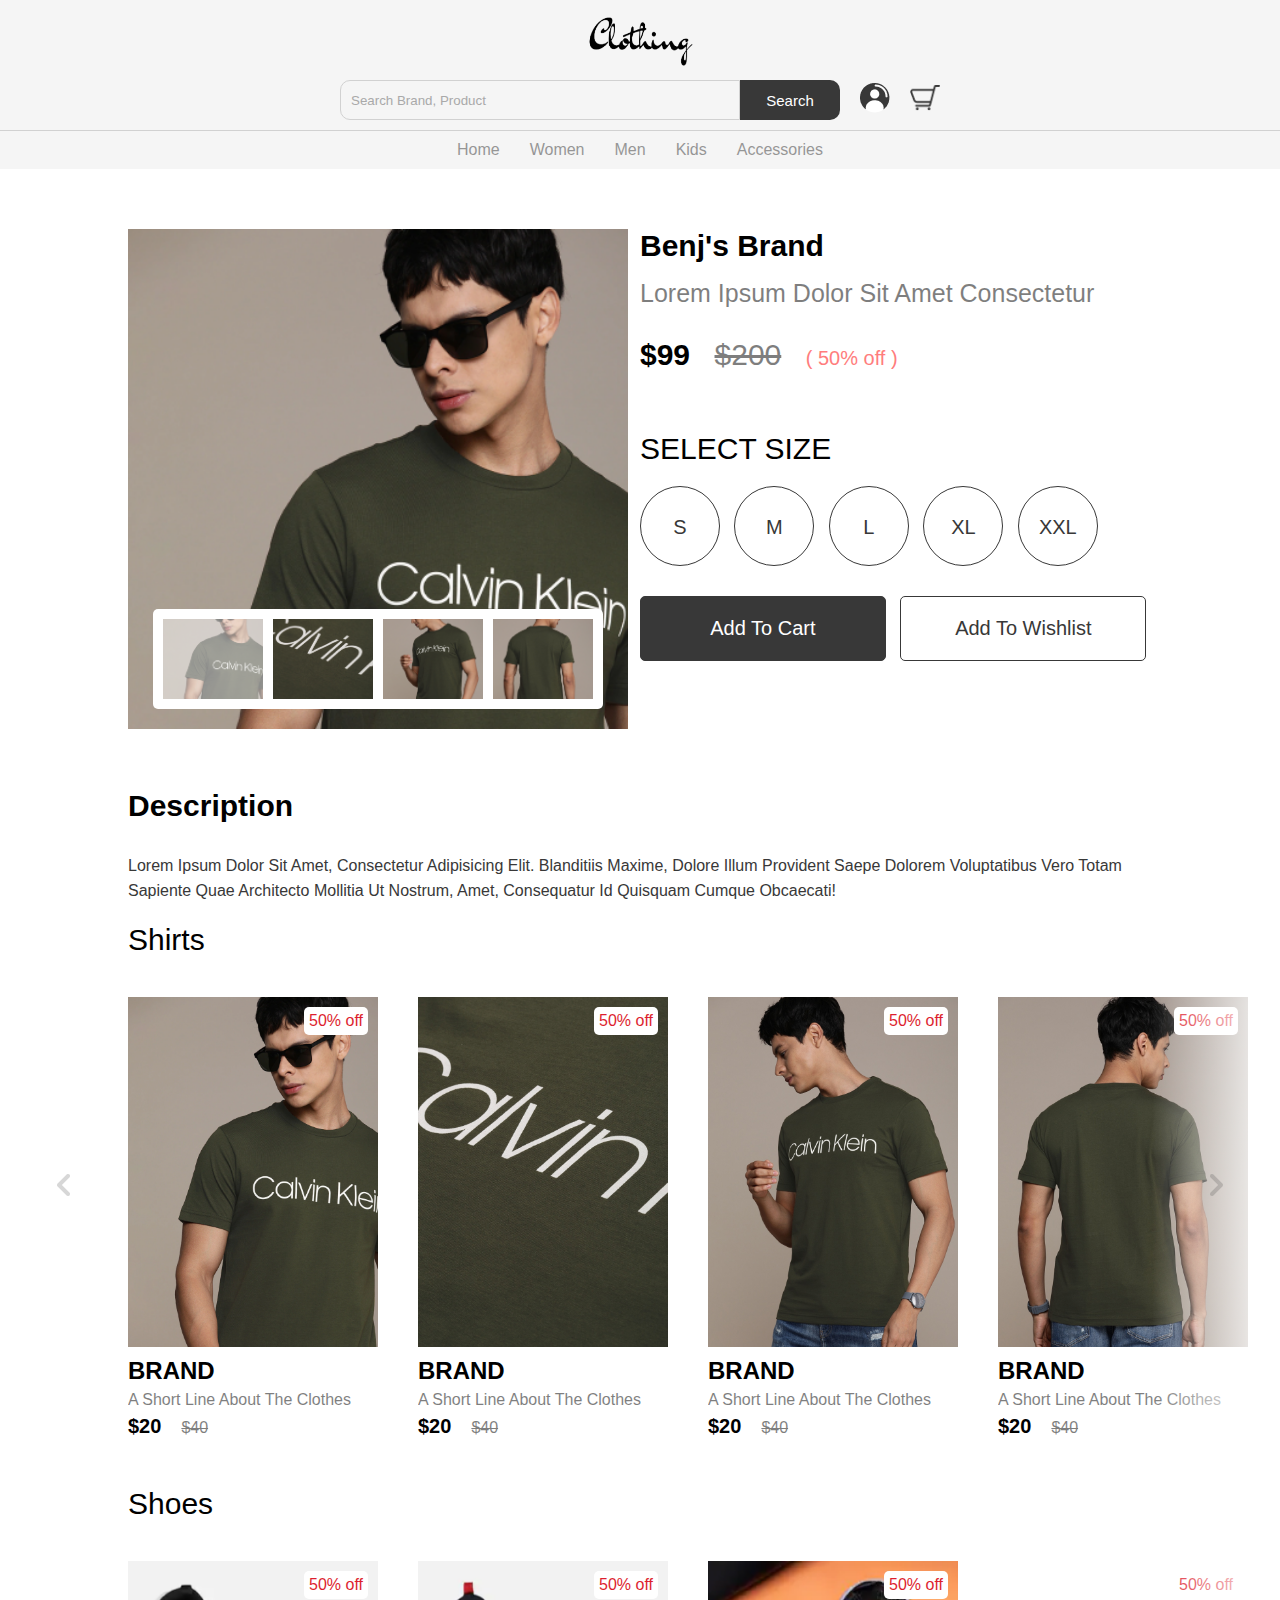
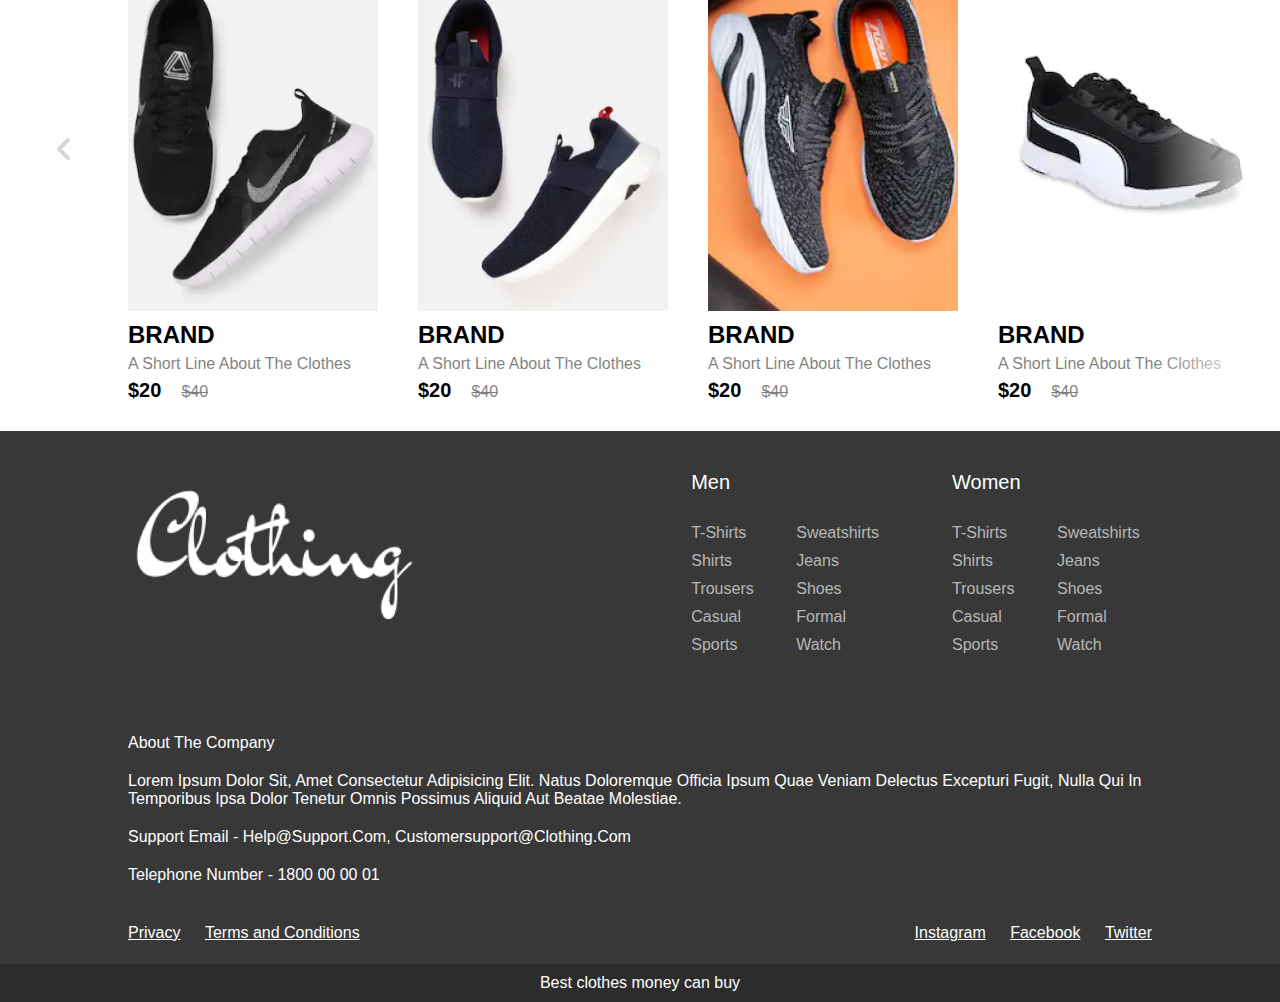
<file: product.html>
<!DOCTYPE html>
<html lang="en">
<head>
    <meta charset="UTF-8">
    <meta http-equiv="X-UA-Compatible" content="IE=edge">
    <meta name="viewport" content="width=device-width, initial-scale=1.0">
    <title>Product</title>
    <link rel="stylesheet" href="style.css">
    <link rel="stylesheet" href="product.css">
</head>
<body>
    <nav class="navbar">
        <div class="nav"> 
            <img src="img/dark-logo.png" class="brand-logo" alt="">
        </div>
            <div class="nav-items">
                <div class="search">
                    <input type="text" class="search-box" placeholder="search brand, product">
                    <button class="search-btn">search</button>
                </div>
            <a href="#"><img src="img/user.png"></a>
            <a href="#"><img src="img/cart.png"></a>
            </div>
        <ul class="links-container">
            <li class="link-item"><a href="#" class="link">Home</a></li>
            <li class="link-item"><a href="#" class="link">Women</a></li>
            <li class="link-item"><a href="#" class="link">Men</a></li>
            <li class="link-item"><a href="#" class="link">Kids</a></li>
            <li class="link-item"><a href="#" class="link">Accessories</a></li>
        </ul>
    </nav>


    <section class="product-details">
        <div class="image-sliders">
            <div class="product-images">
                <img src="img/product image 1.png" class="active" alt="">
                <img src="img/product image 2.png" alt="">
                <img src="img/product image 3.png" alt="">
                <img src="img/product image 4.png" alt="">
            </div>
        </div>
         <div class="details">
             <h2 class="product-brand">Benj's brand</h2>
             <p class="product-short-des">Lorem ipsum dolor sit amet consectetur</p>
             <span class="product-price">$99</span>
             <span class="product-actual-price">$200</span>
             <span class="product-discount">( 50% off )</span>

             <p class="product-sub-heading">select size</p>

             <input type="radio" name="size" value="s" hidden id="s size">
             <label for="s-size" class="size-radio-btn">s</label>
             <input type="radio" name="size" value="m" hidden id="m size">
             <label for="m-size" class="size-radio-btn">m</label>
             <input type="radio" name="size" value="l" hidden id="l size">
             <label for="l-size" class="size-radio-btn">l</label>
             <input type="radio" name="size" value="xl" hidden id="xl size">
             <label for="xl-size" class="size-radio-btn">xl</label>
             <input type="radio" name="size" value="xxl" hidden id="xxl size">
             <label for="xxl-size" class="size-radio-btn">xxl</label>

             <button class="btn cart-btn">add to cart</button>
             <button class="btn">add to wishlist</button>
         </div>
    </section>

<section class="detail-des">
    <h2 class="heading">description</h2>
    <p class="des">Lorem ipsum dolor sit amet, consectetur adipisicing elit. Blanditiis maxime, dolore illum provident saepe dolorem voluptatibus vero totam sapiente quae architecto mollitia ut nostrum, amet, consequatur id quisquam cumque obcaecati!</p>
</section>

    <section class="product">
        <h2 class="product-category">Shirts</h2>
        <button class="pre-btn"><img src="img/arrow.png" alt=""></button>
        <button class="nxt-btn"><img src="img/arrow.png" alt=""></button>
        <div class="product-container">
            <div class="product-card">
                <div class="product-image">
                    <span class="discount-tag">50% off</span>
                    <img src="img/product image 1.png" class="product-thumb">
                    <button class="card-btn">Add to wishlist</button>
                </div>
                <div class="product-info">
                    <h2 class="product-brand">Brand</h2>
                    <p class="product-short-des">A short line about the clothes</p>
                    <span class="price">$20</span><span class="actual-price">$40</span>
                </div>
            </div>
            <div class="product-card">
                <div class="product-image">
                    <span class="discount-tag">50% off</span>
                    <img src="img/product image 2.png" class="product-thumb">
                    <button class="card-btn">Add to wishlist</button>
                </div>
                <div class="product-info">
                    <h2 class="product-brand">Brand</h2>
                    <p class="product-short-des">A short line about the clothes</p>
                    <span class="price">$20</span><span class="actual-price">$40</span>
                </div>
            </div>
            <div class="product-card">
                <div class="product-image">
                    <span class="discount-tag">50% off</span>
                    <img src="img/product image 3.png" class="product-thumb">
                    <button class="card-btn">Add to wishlist</button>
                </div>
                <div class="product-info">
                    <h2 class="product-brand">Brand</h2>
                    <p class="product-short-des">A short line about the clothes</p>
                    <span class="price">$20</span><span class="actual-price">$40</span>
                </div>
            </div>
            <div class="product-card">
                <div class="product-image">
                    <span class="discount-tag">50% off</span>
                    <img src="img/product image 4.png" class="product-thumb">
                    <button class="card-btn">Add to wishlist</button>
                </div>
                <div class="product-info">
                    <h2 class="product-brand">Brand</h2>
                    <p class="product-short-des">A short line about the clothes</p>
                    <span class="price">$20</span><span class="actual-price">$40</span>
                </div>
            </div>
            <div class="product-card">
                <div class="product-image">
                    <span class="discount-tag">50% off</span>
                    <img src="img/card5.png" class="product-thumb">
                    <button class="card-btn">Add to wishlist</button>
                </div>
                <div class="product-info">
                    <h2 class="product-brand">Brand</h2>
                    <p class="product-short-des">A short line about the clothes</p>
                    <span class="price">$20</span><span class="actual-price">$40</span>
                </div>
            </div>
            <div class="product-card">
                <div class="product-image">
                    <span class="discount-tag">50% off</span>
                    <img src="img/card6.png" class="product-thumb">
                    <button class="card-btn">Add to wishlist</button>
                </div>
                <div class="product-info">
                    <h2 class="product-brand">Brand</h2>
                    <p class="product-short-des">A short line about the clothes</p>
                    <span class="price">$20</span><span class="actual-price">$40</span>
                </div>
            </div>
            <div class="product-card">
                <div class="product-image">
                    <span class="discount-tag">50% off</span>
                    <img src="img/card7.png" class="product-thumb">
                    <button class="card-btn">Add to wishlist</button>
                </div>
                <div class="product-info">
                    <h2 class="product-brand">Brand</h2>
                    <p class="product-short-des">A short line about the clothes</p>
                    <span class="price">$20</span><span class="actual-price">$40</span>
                </div>
            </div>
            <div class="product-card">
                <div class="product-image">
                    <span class="discount-tag">50% off</span>
                    <img src="img/card8.png" class="product-thumb">
                    <button class="card-btn">Add to wishlist</button>
                </div>
                <div class="product-info">
                    <h2 class="product-brand">Brand</h2>
                    <p class="product-short-des">A short line about the clothes</p>
                    <span class="price">$20</span><span class="actual-price">$40</span>
                </div>
            </div>
           
                
            </div>
    </section>
    <section class="product">
        <h2 class="product-category">Shoes</h2>
        <button class="pre-btn"><img src="img/arrow.png" alt=""></button>
        <button class="nxt-btn"><img src="img/arrow.png" alt=""></button>
        <div class="product-container">
            <div class="product-card">
                <div class="product-image">
                    <span class="discount-tag">50% off</span>
                    <img src="img/card9.png" class="product-thumb">
                    <button class="card-btn">Add to wishlist</button>
                </div>
                <div class="product-info">
                    <h2 class="product-brand">Brand</h2>
                    <p class="product-short-des">A short line about the clothes</p>
                    <span class="price">$20</span><span class="actual-price">$40</span>
                </div>
            </div>
            <div class="product-card">
                <div class="product-image">
                    <span class="discount-tag">50% off</span>
                    <img src="img/card10.png" class="product-thumb">
                    <button class="card-btn">Add to wishlist</button>
                </div>
                <div class="product-info">
                    <h2 class="product-brand">Brand</h2>
                    <p class="product-short-des">A short line about the clothes</p>
                    <span class="price">$20</span><span class="actual-price">$40</span>
                </div>
            </div>
            <div class="product-card">
                <div class="product-image">
                    <span class="discount-tag">50% off</span>
                    <img src="img/card11.png" class="product-thumb">
                    <button class="card-btn">Add to wishlist</button>
                </div>
                <div class="product-info">
                    <h2 class="product-brand">Brand</h2>
                    <p class="product-short-des">A short line about the clothes</p>
                    <span class="price">$20</span><span class="actual-price">$40</span>
                </div>
            </div>
            <div class="product-card">
                <div class="product-image">
                    <span class="discount-tag">50% off</span>
                    <img src="img/card12.png" class="product-thumb">
                    <button class="card-btn">Add to wishlist</button>
                </div>
                <div class="product-info">
                    <h2 class="product-brand">Brand</h2>
                    <p class="product-short-des">A short line about the clothes</p>
                    <span class="price">$20</span><span class="actual-price">$40</span>
                </div>
            </div>
            <div class="product-card">
                <div class="product-image">
                    <span class="discount-tag">50% off</span>
                    <img src="img/card1.png" class="product-thumb">
                    <button class="card-btn">Add to wishlist</button>
                </div>
                <div class="product-info">
                    <h2 class="product-brand">Brand</h2>
                    <p class="product-short-des">A short line about the clothes</p>
                    <span class="price">$20</span><span class="actual-price">$40</span>
                </div>
            </div>
            <div class="product-card">
                <div class="product-image">
                    <span class="discount-tag">50% off</span>
                    <img src="img/card6.png" class="product-thumb">
                    <button class="card-btn">Add to wishlist</button>
                </div>
                <div class="product-info">
                    <h2 class="product-brand">Brand</h2>
                    <p class="product-short-des">A short line about the clothes</p>
                    <span class="price">$20</span><span class="actual-price">$40</span>
                </div>
            </div>
            <div class="product-card">
                <div class="product-image">
                    <span class="discount-tag">50% off</span>
                    <img src="img/card7.png" class="product-thumb">
                    <button class="card-btn">Add to wishlist</button>
                </div>
                <div class="product-info">
                    <h2 class="product-brand">Brand</h2>
                    <p class="product-short-des">A short line about the clothes</p>
                    <span class="price">$20</span><span class="actual-price">$40</span>
                </div>
            </div>
            <div class="product-card">
                <div class="product-image">
                    <span class="discount-tag">50% off</span>
                    <img src="img/card8.png" class="product-thumb">
                    <button class="card-btn">Add to wishlist</button>
                </div>
                <div class="product-info">
                    <h2 class="product-brand">Brand</h2>
                    <p class="product-short-des">A short line about the clothes</p>
                    <span class="price">$20</span><span class="actual-price">$40</span>
                </div>
            </div>
           
                
            </div>
    </section>

    <footer><div class="footer-content"><img src="img/light-logo.png" class="logo">
        <div class="footer-ul-container">
            <ul class="category">
                <li class="category-title">men</li>
                <li><a href="" class="footer-link">t-shirts</a></li>
                <li><a href="" class="footer-link">sweatshirts</a></li>
                <li><a href="" class="footer-link">shirts</a></li>
                <li><a href="" class="footer-link">jeans</a></li>
                <li><a href="" class="footer-link">trousers</a></li>
                <li><a href="" class="footer-link">shoes</a></li>
                <li><a href="" class="footer-link">casual</a></li>
                <li><a href="" class="footer-link">formal</a></li>
                <li><a href="" class="footer-link">sports</a></li>
                <li><a href="" class="footer-link">watch</a></li>
            </ul>
        
            <ul class="category">
                <li class="category-title">women</li>
                <li><a href="" class="footer-link">t-shirts</a></li>
                <li><a href="" class="footer-link">sweatshirts</a></li>
                <li><a href="" class="footer-link">shirts</a></li>
                <li><a href="" class="footer-link">jeans</a></li>
                <li><a href="" class="footer-link">trousers</a></li>
                <li><a href="" class="footer-link">shoes</a></li>
                <li><a href="" class="footer-link">casual</a></li>
                <li><a href="" class="footer-link">formal</a></li>
                <li><a href="" class="footer-link">sports</a></li>
                <li><a href="" class="footer-link">watch</a></li>
            </ul>
        </div>
        </div>
        <p class="footer-title">About the company</p>
        <p class="info">Lorem ipsum dolor sit, amet consectetur adipisicing elit. Natus doloremque officia ipsum quae veniam delectus excepturi fugit, nulla qui in temporibus ipsa dolor tenetur omnis possimus aliquid aut beatae molestiae.</p>
        <p class="info">Support email - help@support.com, customersupport@clothing.com</p>
        <p class="info">Telephone number - 1800 00 00 01</p>
        <div class="footer-social-container">
            <div>
                <a href="#" class="social-link">Privacy</a>
                <a href="#" class="social-link">Terms and Conditions</a>
            </div>
            <div>
                <a href="#" class="social-link">Instagram</a>
                <a href="#" class="social-link">Facebook</a>
                <a href="#" class="social-link">Twitter</a>
            </div>
        </div>
        <p class="footer-credit">Best clothes money can buy</p></footer>

    <script src="home.js"></script>
    <script src="product.js"></script>
    
</body>
</html>
</file>
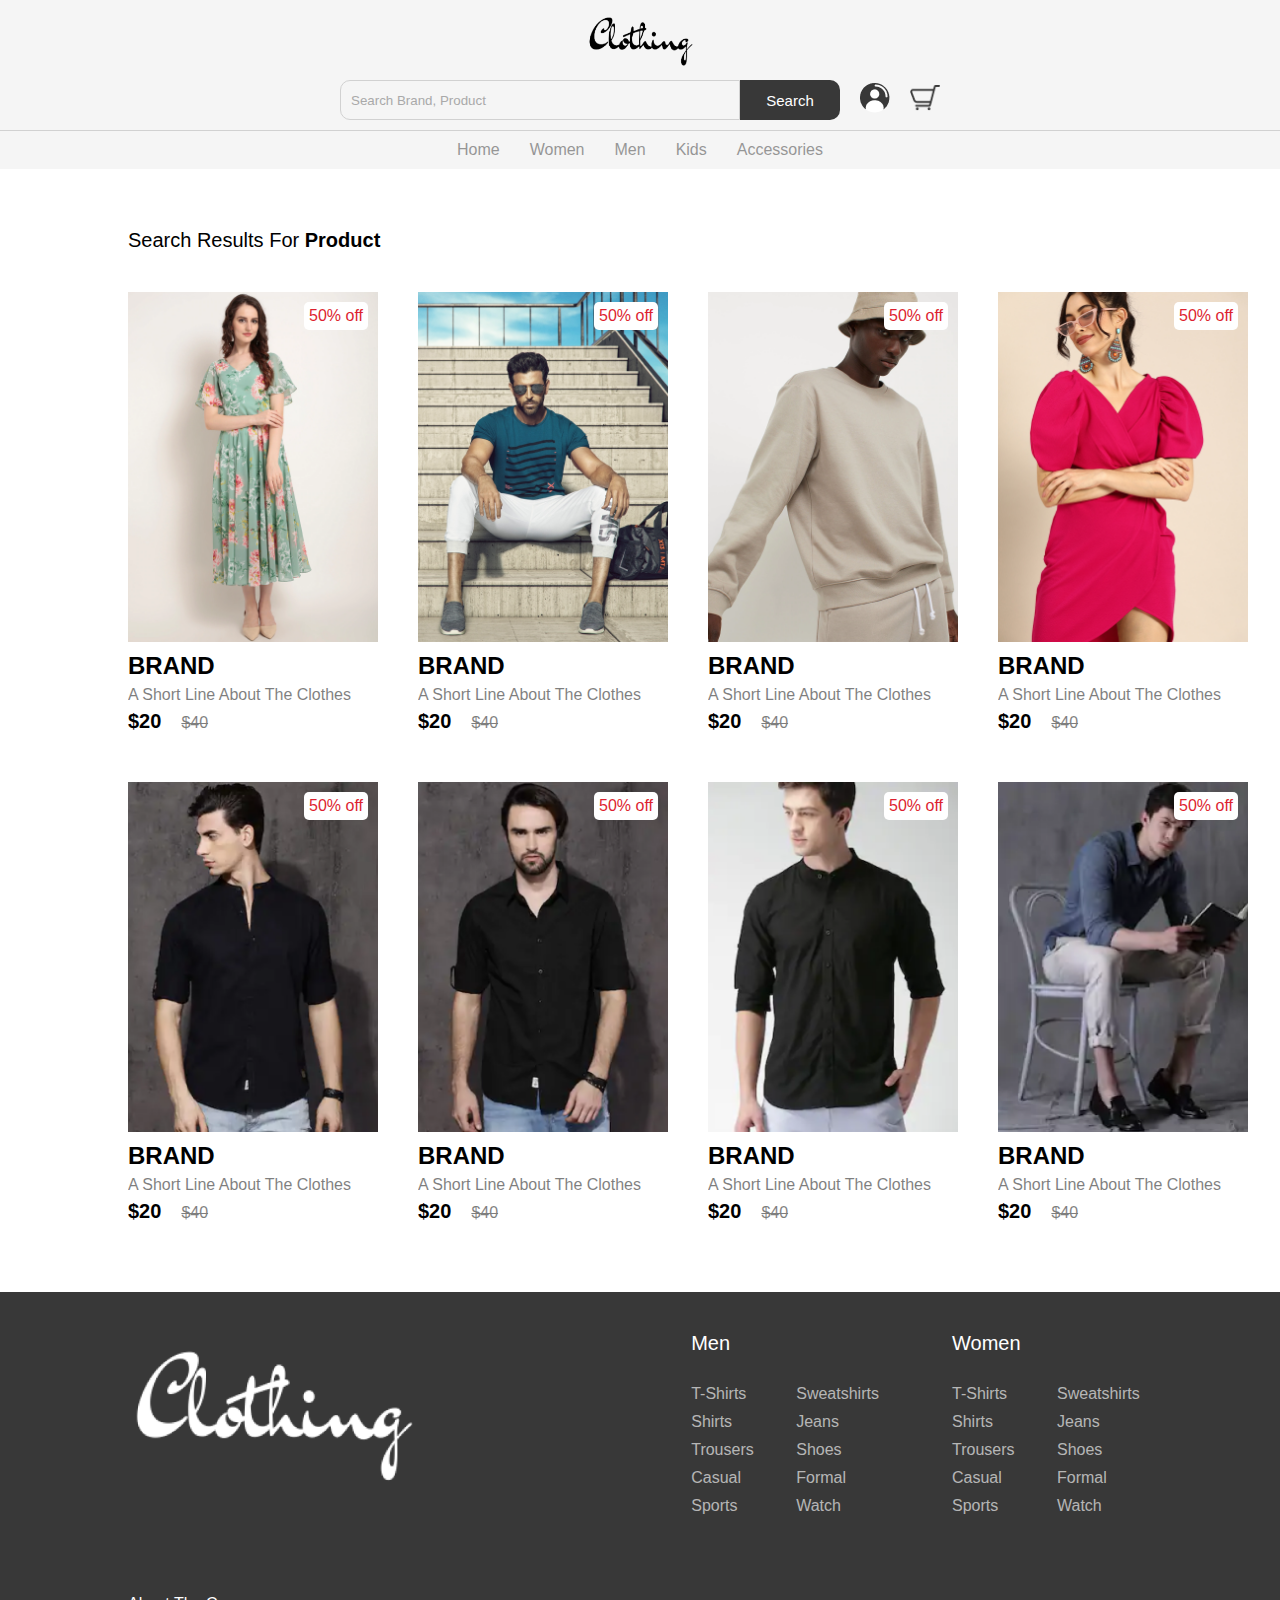
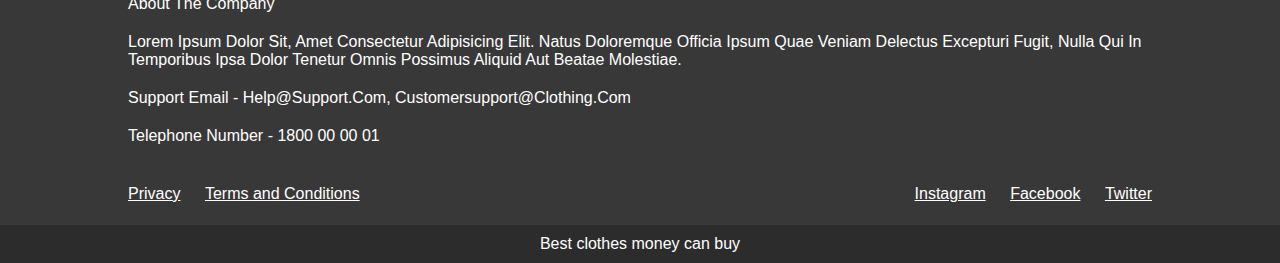
<file: search.html>
<!DOCTYPE html>
<html lang="en">
<head>
    <meta charset="UTF-8">
    <meta http-equiv="X-UA-Compatible" content="IE=edge">
    <meta name="viewport" content="width=device-width, initial-scale=1.0">
    <title>Search Result</title>
    <link rel="stylesheet" href="style.css">
    <link rel="stylesheet" href="search.css">
</head>
<body>
    <nav class="navbar">
        <div class="nav"> 
            <img src="img/dark-logo.png" class="brand-logo" alt="">
        </div>
            <div class="nav-items">
                <div class="search">
                    <input type="text" class="search-box" placeholder="search brand, product">
                    <button class="search-btn">search</button>
                </div>
            <a href="#"><img src="img/user.png"></a>
            <a href="#"><img src="img/cart.png"></a>
            </div>
        <ul class="links-container">
            <li class="link-item"><a href="#" class="link">Home</a></li>
            <li class="link-item"><a href="#" class="link">Women</a></li>
            <li class="link-item"><a href="#" class="link">Men</a></li>
            <li class="link-item"><a href="#" class="link">Kids</a></li>
            <li class="link-item"><a href="#" class="link">Accessories</a></li>
        </ul>
    </nav>

    <section class="search-results">
        <h2 class="heading">search results for <span>product</span></h2>
        <div class="product-container">
            <div class="product-card">
                <div class="product-image">
                    <span class="discount-tag">50% off</span>
                    <img src="img/card1.png" class="product-thumb">
                    <button class="card-btn">Add to wishlist</button>
                </div>
                <div class="product-info">
                    <h2 class="product-brand">Brand</h2>
                    <p class="product-short-des">A short line about the clothes</p>
                    <span class="price">$20</span><span class="actual-price">$40</span>
                </div>
            </div>
            <div class="product-card">
                <div class="product-image">
                    <span class="discount-tag">50% off</span>
                    <img src="img/card2.png" class="product-thumb">
                    <button class="card-btn">Add to wishlist</button>
                </div>
                <div class="product-info">
                    <h2 class="product-brand">Brand</h2>
                    <p class="product-short-des">A short line about the clothes</p>
                    <span class="price">$20</span><span class="actual-price">$40</span>
                </div>
            </div>
            <div class="product-card">
                <div class="product-image">
                    <span class="discount-tag">50% off</span>
                    <img src="img/card3.png" class="product-thumb">
                    <button class="card-btn">Add to wishlist</button>
                </div>
                <div class="product-info">
                    <h2 class="product-brand">Brand</h2>
                    <p class="product-short-des">A short line about the clothes</p>
                    <span class="price">$20</span><span class="actual-price">$40</span>
                </div>
            </div>
            <div class="product-card">
                <div class="product-image">
                    <span class="discount-tag">50% off</span>
                    <img src="img/card4.png" class="product-thumb">
                    <button class="card-btn">Add to wishlist</button>
                </div>
                <div class="product-info">
                    <h2 class="product-brand">Brand</h2>
                    <p class="product-short-des">A short line about the clothes</p>
                    <span class="price">$20</span><span class="actual-price">$40</span>
                </div>
            </div>
            <div class="product-card">
                <div class="product-image">
                    <span class="discount-tag">50% off</span>
                    <img src="img/card5.png" class="product-thumb">
                    <button class="card-btn">Add to wishlist</button>
                </div>
                <div class="product-info">
                    <h2 class="product-brand">Brand</h2>
                    <p class="product-short-des">A short line about the clothes</p>
                    <span class="price">$20</span><span class="actual-price">$40</span>
                </div>
            </div>
            <div class="product-card">
                <div class="product-image">
                    <span class="discount-tag">50% off</span>
                    <img src="img/card6.png" class="product-thumb">
                    <button class="card-btn">Add to wishlist</button>
                </div>
                <div class="product-info">
                    <h2 class="product-brand">Brand</h2>
                    <p class="product-short-des">A short line about the clothes</p>
                    <span class="price">$20</span><span class="actual-price">$40</span>
                </div>
            </div>
            <div class="product-card">
                <div class="product-image">
                    <span class="discount-tag">50% off</span>
                    <img src="img/card7.png" class="product-thumb">
                    <button class="card-btn">Add to wishlist</button>
                </div>
                <div class="product-info">
                    <h2 class="product-brand">Brand</h2>
                    <p class="product-short-des">A short line about the clothes</p>
                    <span class="price">$20</span><span class="actual-price">$40</span>
                </div>
            </div>
            <div class="product-card">
                <div class="product-image">
                    <span class="discount-tag">50% off</span>
                    <img src="img/card8.png" class="product-thumb">
                    <button class="card-btn">Add to wishlist</button>
                </div>
                <div class="product-info">
                    <h2 class="product-brand">Brand</h2>
                    <p class="product-short-des">A short line about the clothes</p>
                    <span class="price">$20</span><span class="actual-price">$40</span>
                </div>
                
                
            </div>
            

            </div>
    </section>

    <footer><div class="footer-content"><img src="img/light-logo.png" class="logo">
        <div class="footer-ul-container">
            <ul class="category">
                <li class="category-title">men</li>
                <li><a href="" class="footer-link">t-shirts</a></li>
                <li><a href="" class="footer-link">sweatshirts</a></li>
                <li><a href="" class="footer-link">shirts</a></li>
                <li><a href="" class="footer-link">jeans</a></li>
                <li><a href="" class="footer-link">trousers</a></li>
                <li><a href="" class="footer-link">shoes</a></li>
                <li><a href="" class="footer-link">casual</a></li>
                <li><a href="" class="footer-link">formal</a></li>
                <li><a href="" class="footer-link">sports</a></li>
                <li><a href="" class="footer-link">watch</a></li>
            </ul>
        
            <ul class="category">
                <li class="category-title">women</li>
                <li><a href="" class="footer-link">t-shirts</a></li>
                <li><a href="" class="footer-link">sweatshirts</a></li>
                <li><a href="" class="footer-link">shirts</a></li>
                <li><a href="" class="footer-link">jeans</a></li>
                <li><a href="" class="footer-link">trousers</a></li>
                <li><a href="" class="footer-link">shoes</a></li>
                <li><a href="" class="footer-link">casual</a></li>
                <li><a href="" class="footer-link">formal</a></li>
                <li><a href="" class="footer-link">sports</a></li>
                <li><a href="" class="footer-link">watch</a></li>
            </ul>
        </div>
    </div>
        <p class="footer-title">About the company</p>
        <p class="info">Lorem ipsum dolor sit, amet consectetur adipisicing elit. Natus doloremque officia ipsum quae veniam delectus excepturi fugit, nulla qui in temporibus ipsa dolor tenetur omnis possimus aliquid aut beatae molestiae.</p>
        <p class="info">Support email - help@support.com, customersupport@clothing.com</p>
        <p class="info">Telephone number - 1800 00 00 01</p>
        <div class="footer-social-container">
            <div>
                <a href="#" class="social-link">Privacy</a>
                <a href="#" class="social-link">Terms and Conditions</a>
            </div>
            <div>
                <a href="#" class="social-link">Instagram</a>
                <a href="#" class="social-link">Facebook</a>
                <a href="#" class="social-link">Twitter</a>
            </div>
        </div>
        <p class="footer-credit">Best clothes money can buy</p></footer>


</body>
</html>
</file>
<file: style.css>
@import 'nav.css';
@import 'footer.css';

.hero-section{
    width: 100%;
    height: calc(100vh);
    background-image: url(img/header.png);
    background-size: cover;
    display: flex;
    justify-content: center;
    align-items: center;
}

.hero-section .logo{
    height: 150px;
    display: block;
    margin: auto;
}

.hero-section .sub-heading{
    margin-top: 10px;
    text-align: center;
    color: #fff;
    text-transform: capitalize;
    font-size: 35px;
    font-weight: 300;
}
.product{
    position: relative;
    overflow: hidden;
    padding: 20px 0;
 }
 .product-category{
    padding: 0 10vw;
    font-size: 30px;
    font-weight: 500;
    margin-bottom: 40px;
    text-transform: capitalize;
}

.product-container{
    padding:0 10vw;
    display: flex;
    overflow-x: auto;
    scroll-behavior: smooth;
 }
 .product-container::-webkit-scrollbar{
    display: none;
 }

.product-card{
    flex:0 0 auto;
    width: 250px;
    height: 450px;
    margin-right: 40px;
}
.product-image{
    position: relative;
    width: 100%;
    height: 350px;
    overflow: hidden;
}
.product-thumb{
    width: 100%;
    height: 350px;
    object-fit: cover;
}
.discount-tag{
    position: absolute;
    background: #fff;
    padding: 5px;
    border-radius: 5px;
    color:#dd1f2f;
    right: 10px;
    top: 10px;
}
.card-btn{
    position: absolute;
    bottom: 10px;
    left: 50%;
    transform: translateX(-50%);
    padding: 10px;
    width: 90%;
    text-transform: capitalize;
    border: none;
    outline: none;
    background: #fff;
    border-radius: 5px;
    transition: 0.5s;
    cursor: pointer;
    opacity: 0;
}
.product-card:hover .card-btn{
    opacity: 1;
}
.card-btn:hover{
    background: #efefef;
}
.product-info{
    width: 100%;
    height: 100px;
    padding-top: 10px;
}
.product-brand{
    text-transform: uppercase;
 }
 .product-short-des{
    width: 100%;
    height: 20px;
    line-height: 20px;
    overflow: hidden;
    opacity: 0.5;
    text-transform: capitalize;
    margin: 5px 0;
 }
.price{
    font-weight: 900;
    font-size: 20px;
}
.actual-price{
    margin-left: 20px;
    opacity: 0.5;
    text-decoration: line-through;
}
.pre-btn, .nxt-btn{
    border: none;
    width: 10vw;
    height: 100%;
    position: absolute;
    top: 0;
    display: flex;
    justify-content: center;
    align-items: center;
    background: linear-gradient(90deg, rgba(255, 255, 255, 0) 0%, #fff 100%);
    cursor: pointer;
    z-index: 8;
}
.pre-btn{
    left: 0;
    transform: rotate(180deg);
}
.nxt-btn{
    right: 0;
}
.pre-btn img, .nxt-btn img{
    opacity: 0.2;
}

.pre-btn:hover img, .nxt-btn:hover img{
    opacity: 1;
}

/*  collections */

.collection-container{
   width: 100%;
   display: grid;
   grid-template-columns: repeat(2, 1fr);
   grid-gap: 10px;
}
.collections{
   position: relative;
}
.collections img{
   width: 100%;
   height: 100%;
   object-fit: cover;
}

.collections p{
    position: absolute;
    top: 50%;
    left: 50%;
    transform: translate(-50%, -50%);
    text-align: center;
    color: #fff;
    font-size: 50px;
    text-transform: capitalize;
}

.collections:nth-child(3){
    grid-column: span 2;
    margin-bottom: 10px;
}
</file>
<file: product.css>
.product-details{
    width:100%;
    padding: 60px 10vw;
    display: flex;
    justify-content: space-between;
}

.image-sliders{
    width: 500px;
    height: 500px;
    position: relative;
    background-image: url("img/product\ image\ 1.png");
    background-size: cover;
}
.product-images{
    position: absolute;
    bottom: 20px;
    left: 50%;
    transform: translateX(-50%);
    width: 90%;
    background: #fff;
    border-radius: 5px;
    display: grid;
    grid-template-columns: repeat(4, 1fr);
    height: 100px;
    grid-gap: 10px;
    padding: 10px;
}

.product-images img{
    width: 100%;
    height: 80px;
    object-fit: cover;
    cursor: pointer;
}

.product-images img.active{
    opacity: 0.5;
}

.details{
    width: 50%;
}

.details .product-brand{
    text-transform: capitalize;
    font-size: 30px;
}

.details .product-short-des{
    font-size: 25px;
    line-height: 30px;
    height: auto;
    margin: 15px 0 30px;
}
.product-price{
    font-weight: 700;
    font-size: 30px;

}

.product-actual-price{
    font-size: 30px;
    opacity: 0.5;
    text-decoration: line-through;
    margin: 0 20px;
    font-weight: 300;

}

.product-discount{
    color: #ff7d7d;
    font-size: 20px;
}

.product-sub-heading{
    font-size: 30px;
    text-transform: uppercase;
    margin: 60px 0 10px;
    font-weight: 300;

}

.size-radio-btn{
    display: inline-block;
    width: 80px;
    height: 80px;
    text-align: center;
    font-size: 20px;
    border: 1px solid #383838;
    border-radius: 50%;
    margin: 10px;
    margin-left: 0;
    line-height: 80px;
    text-transform: uppercase;
    color: #383838;
    cursor: pointer;
}
.size-radio-btn.check{
    background: #383838;
    color: #fff;
}
.btn{
    width: 48%;
    padding: 20px;
    border-radius: 5px;
    background: none;
    border: 1px solid #383838;
    color: #383838;
    font-size: 20px;
    cursor: pointer;
    margin: 20px 0;
    text-transform: capitalize;
}
.cart-btn{
    margin-right: 2%;
    background: #383838;
    color: #fff;

}
.detail-des{
    padding: 0 10vw;
    text-transform: capitalize;
}
.heading{
    font-size: 30px;
    margin-bottom: 30px;

}
.des{
    color: #383838;
    line-height: 25px;
}
</file>
<file: search.css>
.search-results{
    width: 100%;
    padding: 60px 0;
}

.heading{
    font-size: 20px;
    text-transform: capitalize;
    font-weight: 400;
    margin-bottom: 40px;
    padding: 0 10vw;
}

.heading span{
    font-weight: 700;
}

.product-container{
    display: grid;
    grid-template-columns: repeat(4, 1fr);
    height: auto;
    grid-row-gap: 40px;
}
</file>
